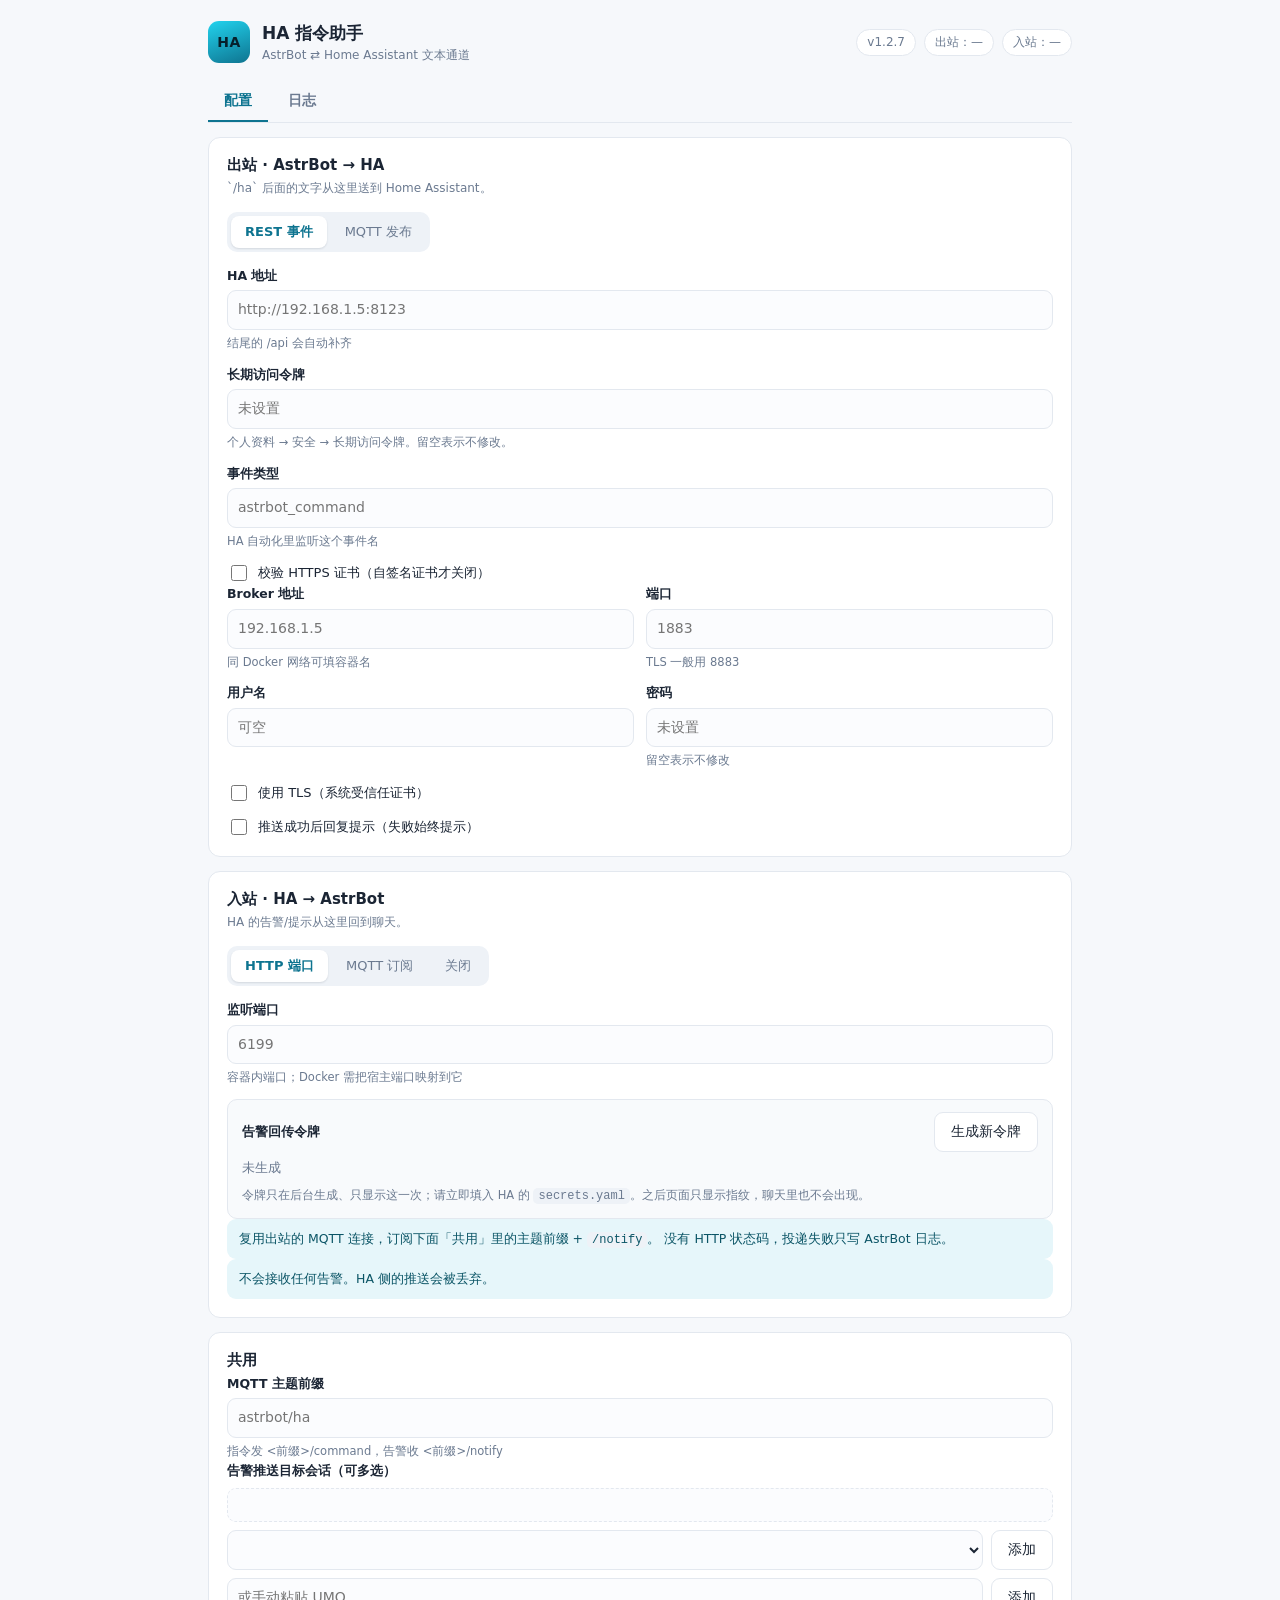
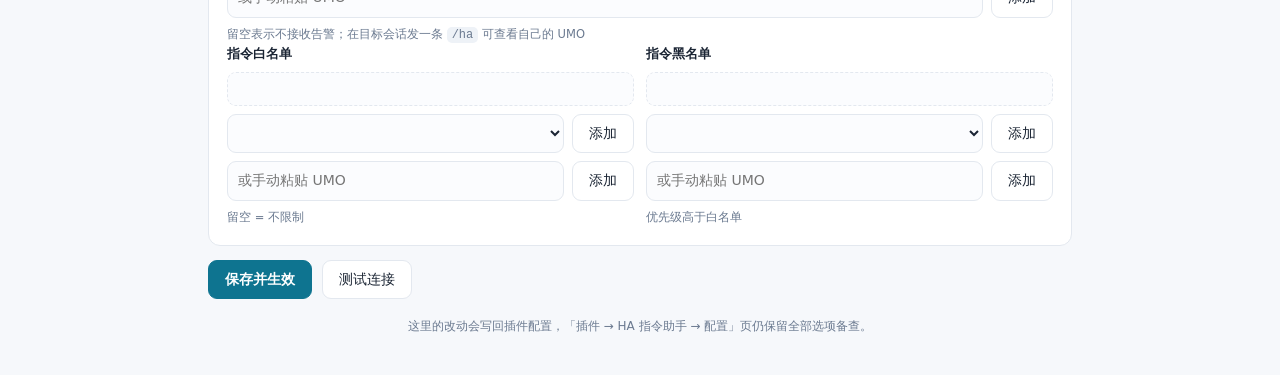
<file: views/settings/index.html>
<!doctype html>
<html lang="zh-CN">
  <head>
    <meta charset="utf-8" />
    <meta name="viewport" content="width=device-width, initial-scale=1" />
    <title>HA 指令助手</title>
    <link rel="stylesheet" href="./style.css" />
  </head>
  <body>
    <div class="app">
      <header class="topbar">
        <div class="brand">
          <div class="mark">HA</div>
          <div>
            <h1>HA 指令助手</h1>
            <p>AstrBot ⇄ Home Assistant 文本通道</p>
          </div>
        </div>
        <div class="top-actions">
          <span class="chip" id="version">v1.2.7</span>
          <span class="chip" id="chip-out">出站：—</span>
          <span class="chip" id="chip-in">入站：—</span>
        </div>
      </header>

      <nav class="tabs" role="tablist">
        <button
          type="button"
          class="tab active"
          data-tab="config"
          role="tab"
          aria-selected="true"
        >
          配置
        </button>
        <button
          type="button"
          class="tab"
          data-tab="logs"
          role="tab"
          aria-selected="false"
        >
          日志
        </button>
      </nav>

      <p class="banner" id="banner" hidden></p>

      <div class="tab-panel" data-panel="config">
        <form id="form" autocomplete="off" novalidate>
          <section class="card">
            <h2>出站 · AstrBot → HA</h2>
            <p class="sub">`/ha` 后面的文字从这里送到 Home Assistant。</p>

            <div class="segmented" role="radiogroup" aria-label="出站方式">
              <label>
                <input type="radio" name="outbound_transport" value="rest" checked />
                <span>REST 事件</span>
              </label>
              <label>
                <input type="radio" name="outbound_transport" value="mqtt" />
                <span>MQTT 发布</span>
              </label>
            </div>

            <div class="fields" data-when="outbound:rest">
              <label class="field">
                <span>HA 地址</span>
                <input name="ha_url" placeholder="http://192.168.1.5:8123" />
                <em>结尾的 /api 会自动补齐</em>
              </label>
              <label class="field">
                <span>长期访问令牌</span>
                <input name="ha_token" type="password" placeholder="未设置" />
                <em>个人资料 → 安全 → 长期访问令牌。留空表示不修改。</em>
              </label>
              <label class="field">
                <span>事件类型</span>
                <input name="event_type" placeholder="astrbot_command" />
                <em>HA 自动化里监听这个事件名</em>
              </label>
              <label class="check">
                <input type="checkbox" name="verify_ssl" />
                <span>校验 HTTPS 证书（自签名证书才关闭）</span>
              </label>
            </div>

            <div class="fields" data-when="outbound:mqtt">
              <div class="grid2">
                <label class="field">
                  <span>Broker 地址</span>
                  <input name="mqtt_host" placeholder="192.168.1.5" />
                  <em>同 Docker 网络可填容器名</em>
                </label>
                <label class="field">
                  <span>端口</span>
                  <input
                    name="mqtt_port"
                    type="number"
                    min="1"
                    max="65535"
                    placeholder="1883"
                  />
                  <em>TLS 一般用 8883</em>
                </label>
              </div>
              <div class="grid2">
                <label class="field">
                  <span>用户名</span>
                  <input name="mqtt_username" placeholder="可空" />
                </label>
                <label class="field">
                  <span>密码</span>
                  <input name="mqtt_password" type="password" placeholder="未设置" />
                  <em>留空表示不修改</em>
                </label>
              </div>
              <label class="check">
                <input type="checkbox" name="mqtt_tls" />
                <span>使用 TLS（系统受信任证书）</span>
              </label>
            </div>

            <label class="check always">
              <input type="checkbox" name="reply_on_success" />
              <span>推送成功后回复提示（失败始终提示）</span>
            </label>
          </section>

          <section class="card">
            <h2>入站 · HA → AstrBot</h2>
            <p class="sub">HA 的告警/提示从这里回到聊天。</p>

            <div class="segmented" role="radiogroup" aria-label="入站方式">
              <label>
                <input type="radio" name="inbound_transport" value="http" checked />
                <span>HTTP 端口</span>
              </label>
              <label>
                <input type="radio" name="inbound_transport" value="mqtt" />
                <span>MQTT 订阅</span>
              </label>
              <label>
                <input type="radio" name="inbound_transport" value="off" />
                <span>关闭</span>
              </label>
            </div>

            <div class="fields" data-when="inbound:http">
              <label class="field">
                <span>监听端口</span>
                <input
                  name="inbound_port"
                  type="number"
                  min="1024"
                  max="65535"
                  placeholder="6199"
                />
                <em>容器内端口；Docker 需把宿主端口映射到它</em>
              </label>

              <div class="token-block">
                <div class="token-head">
                  <span class="picker-label">告警回传令牌</span>
                  <button type="button" id="token-rotate">生成新令牌</button>
                </div>
                <p class="token-state" id="token-state">未生成</p>
                <div class="token-reveal" id="token-reveal" hidden>
                  <code id="token-value"></code>
                  <button type="button" id="token-copy">复制</button>
                </div>
                <em>
                  令牌只在后台生成、只显示这一次；请立即填入 HA 的
                  <code>secrets.yaml</code>。之后页面只显示指纹，聊天里也不会出现。
                </em>
              </div>
            </div>

            <div class="fields" data-when="inbound:mqtt">
              <p class="note">
                复用出站的 MQTT 连接，订阅下面「共用」里的主题前缀 + <code>/notify</code>。
                没有 HTTP 状态码，投递失败只写 AstrBot 日志。
              </p>
            </div>

            <div class="fields" data-when="inbound:off">
              <p class="note">不会接收任何告警。HA 侧的推送会被丢弃。</p>
            </div>
          </section>

          <section class="card">
            <h2>共用</h2>

            <div class="fields" data-when="any:mqtt">
              <label class="field">
                <span>MQTT 主题前缀</span>
                <input name="mqtt_topic_prefix" placeholder="astrbot/ha" />
                <em>指令发 &lt;前缀&gt;/command，告警收 &lt;前缀&gt;/notify</em>
              </label>
            </div>

            <div class="picker" data-field="notify_umos">
              <span class="picker-label">告警推送目标会话（可多选）</span>
              <div class="chips" data-chips></div>
              <div class="picker-row">
                <select data-select></select>
                <button type="button" data-add-selected>添加</button>
              </div>
              <div class="picker-row">
                <input data-manual placeholder="或手动粘贴 UMO" />
                <button type="button" data-add-manual>添加</button>
              </div>
              <em>留空表示不接收告警；在目标会话发一条 <code>/ha</code> 可查看自己的 UMO</em>
            </div>

            <div class="grid2">
              <div class="picker" data-field="allowed_umos">
                <span class="picker-label">指令白名单</span>
                <div class="chips" data-chips></div>
                <div class="picker-row">
                  <select data-select></select>
                  <button type="button" data-add-selected>添加</button>
                </div>
                <div class="picker-row">
                  <input data-manual placeholder="或手动粘贴 UMO" />
                  <button type="button" data-add-manual>添加</button>
                </div>
                <em>留空 = 不限制</em>
              </div>

              <div class="picker" data-field="blocked_umos">
                <span class="picker-label">指令黑名单</span>
                <div class="chips" data-chips></div>
                <div class="picker-row">
                  <select data-select></select>
                  <button type="button" data-add-selected>添加</button>
                </div>
                <div class="picker-row">
                  <input data-manual placeholder="或手动粘贴 UMO" />
                  <button type="button" data-add-manual>添加</button>
                </div>
                <em>优先级高于白名单</em>
              </div>
            </div>
          </section>

          <div class="actions">
            <button type="submit" class="primary" id="save">保存并生效</button>
            <button type="button" id="test">测试连接</button>
            <span class="status" id="status"></span>
          </div>
        </form>

        <section class="report" id="report" hidden></section>

        <footer class="foot">
          这里的改动会写回插件配置，「插件 → HA 指令助手 → 配置」页仍保留全部选项备查。
        </footer>
      </div>

      <div class="tab-panel" data-panel="logs" hidden>
        <div class="log-toolbar">
          <label class="field inline">
            <span>最低级别</span>
            <select id="log-level">
              <option value="DEBUG">全部</option>
              <option value="INFO" selected>INFO 及以上</option>
              <option value="WARNING">WARNING 及以上</option>
              <option value="ERROR">ERROR 及以上</option>
            </select>
          </label>
          <span class="chip" id="log-count">0 / 400</span>
          <label class="check">
            <input type="checkbox" id="log-auto" checked />
            <span>自动刷新</span>
          </label>
          <button type="button" id="log-refresh">刷新</button>
          <button type="button" id="log-clear">清空</button>
          <span class="status" id="log-status"></span>
        </div>

        <div class="table-wrap">
          <table class="log-table">
            <thead>
              <tr>
                <th class="col-time">时间</th>
                <th class="col-level">级别</th>
                <th class="col-source">来源</th>
                <th>内容</th>
              </tr>
            </thead>
            <tbody id="log-rows"></tbody>
          </table>
        </div>
        <p class="empty" id="log-empty" hidden>暂无日志。</p>

        <footer class="foot">
          只显示本插件的日志，内存保留最近 400 条；重载插件后清空，完整日志仍在
          AstrBot 日志文件里。
        </footer>
      </div>
    </div>
    <script type="module" src="./app.js"></script>
  </body>
</html>
</file>
<file: views/settings/style.css>
:root {
  --bg: #f6f8fb;
  --card: #ffffff;
  --border: #e3e8ef;
  --text: #1b2534;
  --muted: #6b7a90;
  --accent: #0e7490;
  --accent-soft: #e6f6fa;
  --ok: #0f9d58;
  --err: #d93025;
  --radius: 12px;
}

* {
  box-sizing: border-box;
}

[hidden] {
  display: none !important;
}

body {
  margin: 0;
  background: var(--bg);
  color: var(--text);
  font-family: system-ui, -apple-system, "Segoe UI", "PingFang SC",
    "Microsoft YaHei", sans-serif;
  font-size: 14px;
  line-height: 1.55;
}

.app {
  max-width: 900px;
  margin: 0 auto;
  padding: 20px 18px 40px;
}

.topbar {
  display: flex;
  flex-wrap: wrap;
  gap: 12px;
  align-items: center;
  justify-content: space-between;
  margin-bottom: 16px;
}

.brand {
  display: flex;
  gap: 12px;
  align-items: center;
}

.mark {
  width: 42px;
  height: 42px;
  border-radius: 11px;
  background: linear-gradient(160deg, #22d3ee, #0e7490);
  color: #06202b;
  font-weight: 700;
  display: grid;
  place-items: center;
  letter-spacing: 0.5px;
}

.brand h1 {
  margin: 0;
  font-size: 17px;
  font-weight: 650;
}

.brand p {
  margin: 0;
  color: var(--muted);
  font-size: 12px;
}

.top-actions {
  display: flex;
  gap: 8px;
  flex-wrap: wrap;
}

.chip {
  border: 1px solid var(--border);
  background: var(--card);
  border-radius: 999px;
  padding: 3px 10px;
  font-size: 12px;
  color: var(--muted);
  white-space: nowrap;
}

.banner {
  margin: 0 0 14px;
  padding: 10px 12px;
  border-radius: 10px;
  border: 1px solid #f0c36d;
  background: #fff8e6;
  color: #7a5300;
  font-size: 13px;
}

.card {
  background: var(--card);
  border: 1px solid var(--border);
  border-radius: var(--radius);
  padding: 16px 18px 18px;
  margin-bottom: 14px;
}

.card h2 {
  margin: 0 0 2px;
  font-size: 15px;
  font-weight: 650;
}

.card .sub {
  margin: 0 0 14px;
  color: var(--muted);
  font-size: 12px;
}

.segmented {
  display: inline-flex;
  gap: 4px;
  padding: 4px;
  border-radius: 10px;
  background: #eef2f7;
  margin-bottom: 14px;
  flex-wrap: wrap;
}

.segmented label {
  position: relative;
  cursor: pointer;
}

.segmented input {
  position: absolute;
  opacity: 0;
  inset: 0;
  cursor: pointer;
}

.segmented span {
  display: block;
  padding: 6px 14px;
  border-radius: 8px;
  font-size: 13px;
  color: var(--muted);
  transition: background 0.15s, color 0.15s;
}

.segmented input:checked + span {
  background: var(--card);
  color: var(--accent);
  font-weight: 600;
  box-shadow: 0 1px 2px rgba(16, 33, 51, 0.12);
}

.segmented input:focus-visible + span {
  outline: 2px solid var(--accent);
  outline-offset: 1px;
}

.fields {
  display: flex;
  flex-direction: column;
  gap: 12px;
}

.grid2 {
  display: grid;
  /* minmax(0, 1fr)：否则超长 UMO 的 min-content 会把列撑开、溢出卡片 */
  grid-template-columns: repeat(2, minmax(0, 1fr));
  gap: 12px;
}

.grid2 > * {
  min-width: 0;
}

@media (max-width: 720px) {
  .grid2 {
    grid-template-columns: 1fr;
  }
}

.field {
  display: flex;
  flex-direction: column;
  gap: 5px;
}

.field > span {
  font-size: 12.5px;
  font-weight: 600;
}

.field input,
.field textarea {
  width: 100%;
  padding: 8px 10px;
  border: 1px solid var(--border);
  border-radius: 9px;
  font: inherit;
  color: inherit;
  background: #fbfcfe;
}

.field textarea {
  resize: vertical;
  min-height: 66px;
  font-size: 12.5px;
}

.field input:focus,
.field textarea:focus {
  outline: none;
  border-color: var(--accent);
  background: #fff;
  box-shadow: 0 0 0 3px rgba(14, 116, 144, 0.12);
}

.field em {
  font-style: normal;
  font-size: 11.5px;
  color: var(--muted);
}

.check {
  display: flex;
  align-items: center;
  gap: 8px;
  font-size: 13px;
  color: var(--text);
}

.check.always {
  margin-top: 12px;
}

.check input {
  width: 16px;
  height: 16px;
  accent-color: var(--accent);
}

.note {
  margin: 0;
  padding: 10px 12px;
  border-radius: 9px;
  background: var(--accent-soft);
  color: #0b5566;
  font-size: 12.5px;
}

code {
  background: #eef2f7;
  padding: 1px 5px;
  border-radius: 5px;
  font-size: 12px;
  font-family: ui-monospace, "Cascadia Code", Consolas, monospace;
}

.picker {
  display: flex;
  flex-direction: column;
  gap: 8px;
  min-width: 0;
}

.picker-label {
  font-size: 12.5px;
  font-weight: 600;
}

.chips {
  display: flex;
  flex-wrap: wrap;
  gap: 6px;
  min-width: 0;
  min-height: 34px;
  padding: 6px 8px;
  border: 1px dashed var(--border);
  border-radius: 9px;
  background: #fbfcfe;
}

.chip-item {
  display: inline-flex;
  align-items: center;
  gap: 4px;
  min-width: 0;
  max-width: 100%;
  padding: 3px 4px 3px 9px;
  border-radius: 999px;
  background: var(--accent-soft);
  color: #0b5566;
  font-size: 11.5px;
  font-family: ui-monospace, "Cascadia Code", Consolas, monospace;
}

.chip-text {
  min-width: 0;
  overflow: hidden;
  text-overflow: ellipsis;
  white-space: nowrap;
}

.chip-x {
  flex: 0 0 auto;
  border: none;
  background: transparent;
  color: #0b5566;
  font-size: 14px;
  line-height: 1;
  padding: 0 3px;
  cursor: pointer;
  border-radius: 50%;
}

.chip-x:hover {
  color: var(--err);
}

.chip-empty {
  color: var(--muted);
  font-size: 12px;
  line-height: 22px;
}

.picker-row {
  display: flex;
  gap: 8px;
}

.picker-row select,
.picker-row input {
  flex: 1;
  min-width: 0;
  padding: 7px 10px;
  border: 1px solid var(--border);
  border-radius: 9px;
  font: inherit;
  background: #fbfcfe;
  color: inherit;
}

.picker-row select:focus,
.picker-row input:focus {
  outline: none;
  border-color: var(--accent);
  background: #fff;
  box-shadow: 0 0 0 3px rgba(14, 116, 144, 0.12);
}

.picker em {
  font-style: normal;
  font-size: 11.5px;
  color: var(--muted);
}

.token-block {
  display: flex;
  flex-direction: column;
  gap: 8px;
  padding: 12px 14px;
  border: 1px solid var(--border);
  border-radius: 10px;
  background: #f8fafc;
}

.token-head {
  display: flex;
  align-items: center;
  justify-content: space-between;
  gap: 10px;
  flex-wrap: wrap;
}

.token-state {
  margin: 0;
  font-size: 12.5px;
  color: var(--muted);
  font-family: ui-monospace, "Cascadia Code", Consolas, monospace;
}

.token-reveal {
  display: flex;
  align-items: center;
  gap: 8px;
  flex-wrap: wrap;
  padding: 8px 10px;
  border: 1px solid #f0c36d;
  border-radius: 9px;
  background: #fff8e6;
}

.token-reveal code {
  word-break: break-all;
  font-size: 12px;
  color: #7a5300;
  background: transparent;
}

.token-block em {
  font-style: normal;
  font-size: 11.5px;
  color: var(--muted);
}

.actions {
  display: flex;
  align-items: center;
  gap: 10px;
  flex-wrap: wrap;
  margin: 4px 0 16px;
}

button {
  font: inherit;
  cursor: pointer;
  border-radius: 9px;
  border: 1px solid var(--border);
  background: var(--card);
  padding: 8px 16px;
  color: var(--text);
}

button:hover {
  border-color: #c9d3e0;
}

button.primary {
  background: var(--accent);
  border-color: var(--accent);
  color: #fff;
  font-weight: 600;
}

button.primary:hover {
  background: #0b5f77;
}

button:disabled {
  opacity: 0.6;
  cursor: default;
}

.status {
  font-size: 12.5px;
  color: var(--muted);
}

.status[data-kind="ok"] {
  color: var(--ok);
}

.status[data-kind="err"] {
  color: var(--err);
}

.status[data-kind="busy"] {
  color: var(--accent);
}

.report {
  border: 1px solid var(--border);
  border-radius: var(--radius);
  background: var(--card);
  padding: 12px 16px;
  margin-bottom: 14px;
  display: flex;
  flex-direction: column;
  gap: 8px;
}

.report-row {
  display: flex;
  gap: 10px;
  align-items: baseline;
  font-size: 13px;
}

.report-label {
  font-weight: 600;
  min-width: 32px;
}

.report-mode {
  color: var(--muted);
  font-family: ui-monospace, Consolas, monospace;
  font-size: 12px;
  min-width: 52px;
}

.report-detail.ok {
  color: var(--ok);
}

.report-detail.err {
  color: var(--err);
}

.foot {
  color: var(--muted);
  font-size: 12px;
  text-align: center;
  margin-top: 18px;
}

/* ---------------------------------------------------------------- Tabs */

.tabs {
  display: flex;
  gap: 4px;
  border-bottom: 1px solid var(--border);
  margin-bottom: 14px;
}

.tab {
  border: none;
  border-bottom: 2px solid transparent;
  border-radius: 0;
  background: transparent;
  padding: 9px 16px;
  color: var(--muted);
  font-weight: 600;
  font-size: 13.5px;
}

.tab:hover {
  color: var(--text);
  border-color: transparent;
}

.tab.active {
  color: var(--accent);
  border-bottom-color: var(--accent);
}

/* ---------------------------------------------------------------- 日志表格 */

.log-toolbar {
  display: flex;
  align-items: center;
  gap: 12px;
  flex-wrap: wrap;
  margin-bottom: 12px;
}

.field.inline {
  flex-direction: row;
  align-items: center;
  gap: 8px;
  font-size: 12.5px;
  color: var(--muted);
}

.field.inline select {
  font: inherit;
  padding: 5px 8px;
  border: 1px solid var(--border);
  border-radius: 8px;
  background: var(--card);
  color: var(--text);
}

.table-wrap {
  background: var(--card);
  border: 1px solid var(--border);
  border-radius: var(--radius);
  overflow: auto;
  max-height: calc(100vh - 300px);
  min-height: 240px;
}

.log-table {
  width: 100%;
  min-width: 640px;
  border-collapse: collapse;
  font-size: 12.5px;
}

.log-table thead th {
  position: sticky;
  top: 0;
  z-index: 1;
  background: #f1f5f9;
  color: var(--muted);
  text-align: left;
  font-weight: 600;
  font-size: 12px;
  padding: 8px 12px;
  border-bottom: 1px solid var(--border);
  white-space: nowrap;
}

.log-table td {
  padding: 7px 12px;
  border-bottom: 1px solid #eef2f7;
  vertical-align: top;
}

.log-table tbody tr:hover {
  background: #f8fafc;
}

.log-table tbody tr:last-child td {
  border-bottom: none;
}

.col-time {
  width: 118px;
  white-space: nowrap;
  font-family: ui-monospace, "Cascadia Code", Consolas, monospace;
  color: #475569;
}

.col-level {
  width: 94px;
}

.col-source {
  width: 160px;
  color: var(--muted);
  word-break: break-all;
}

.col-message {
  white-space: pre-wrap;
  word-break: break-word;
}

.badge {
  display: inline-block;
  padding: 1px 8px;
  border-radius: 999px;
  font-size: 11px;
  font-weight: 700;
  letter-spacing: 0.3px;
}

.badge.debug {
  background: #e2e8f0;
  color: #475569;
}

.badge.info {
  background: var(--accent-soft);
  color: #0e7490;
}

.badge.warning {
  background: #fef3c7;
  color: #92400e;
}

.badge.error,
.badge.critical {
  background: #fee2e2;
  color: #b91c1c;
}

tr.warning .col-message {
  color: #92400e;
}

tr.error .col-message,
tr.critical .col-message {
  color: #b91c1c;
}

.empty {
  text-align: center;
  color: var(--muted);
  font-size: 13px;
  padding: 20px 0;
}
</file>
